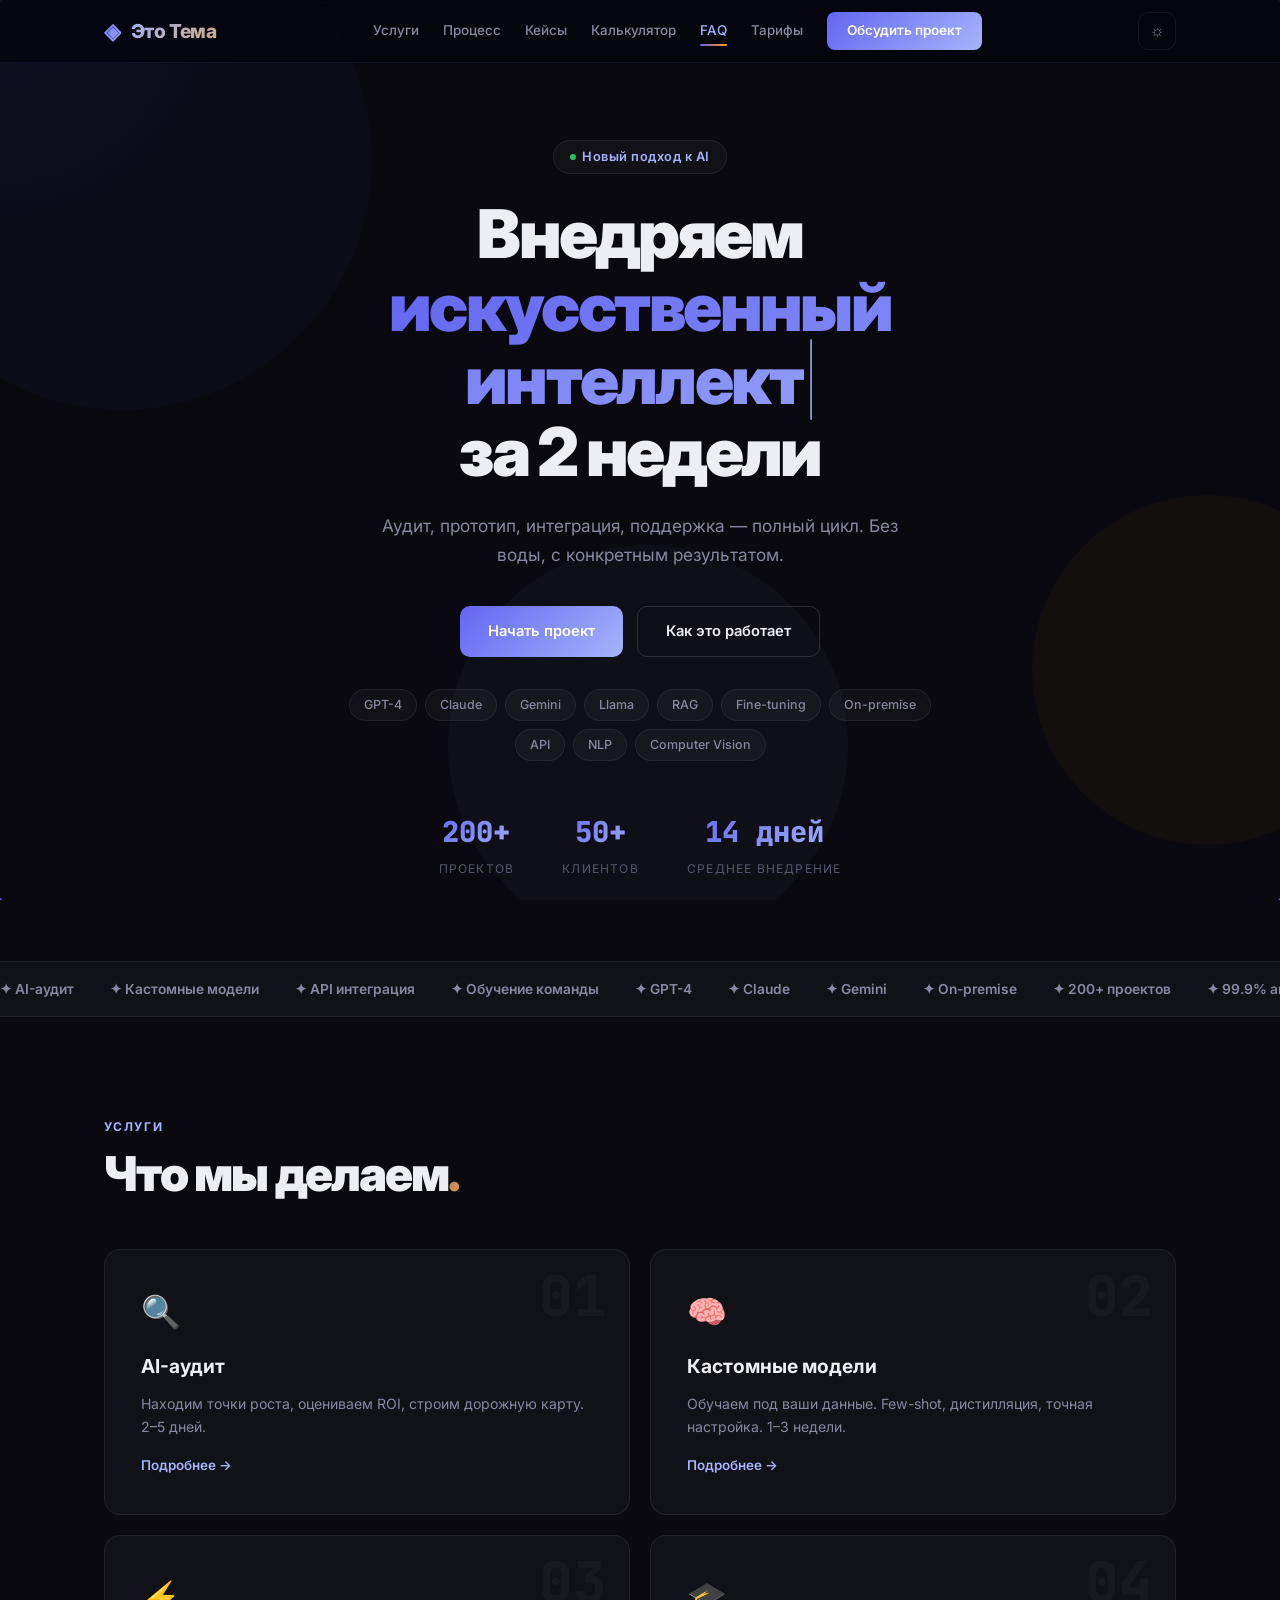
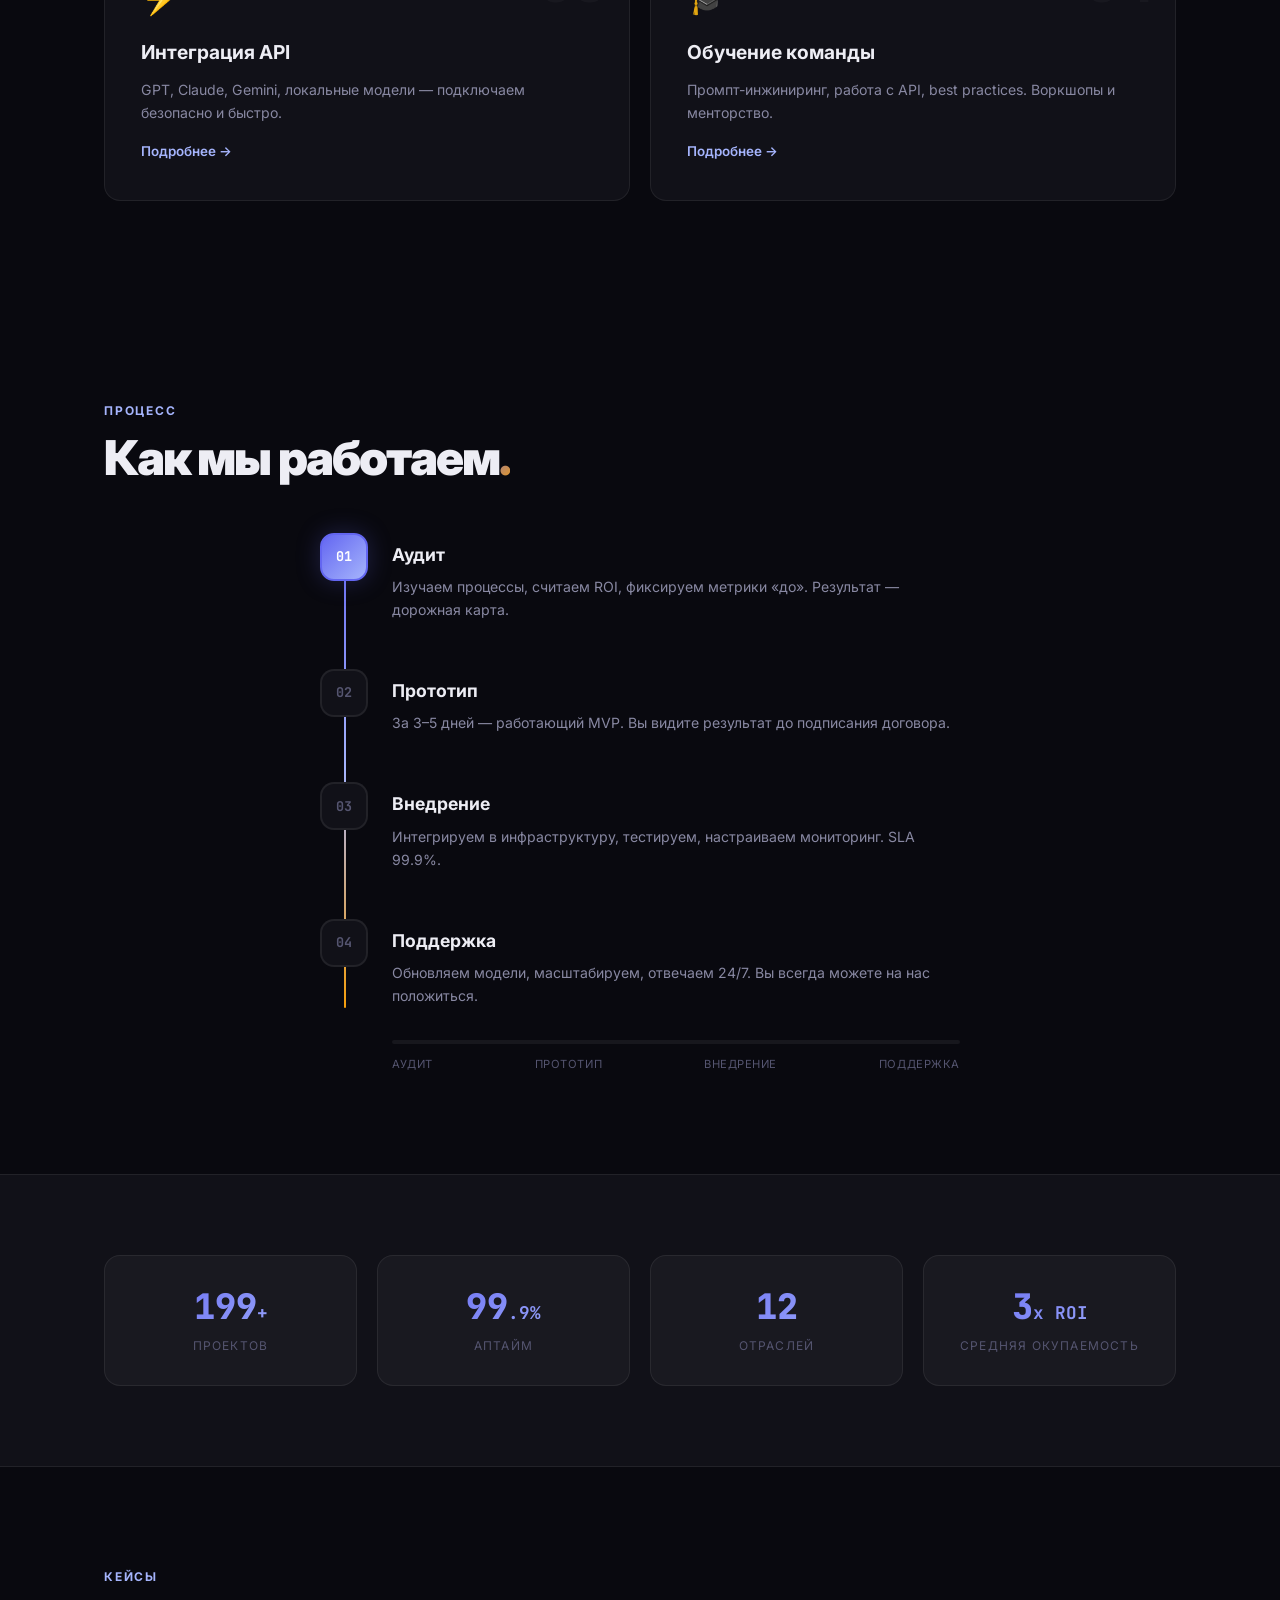
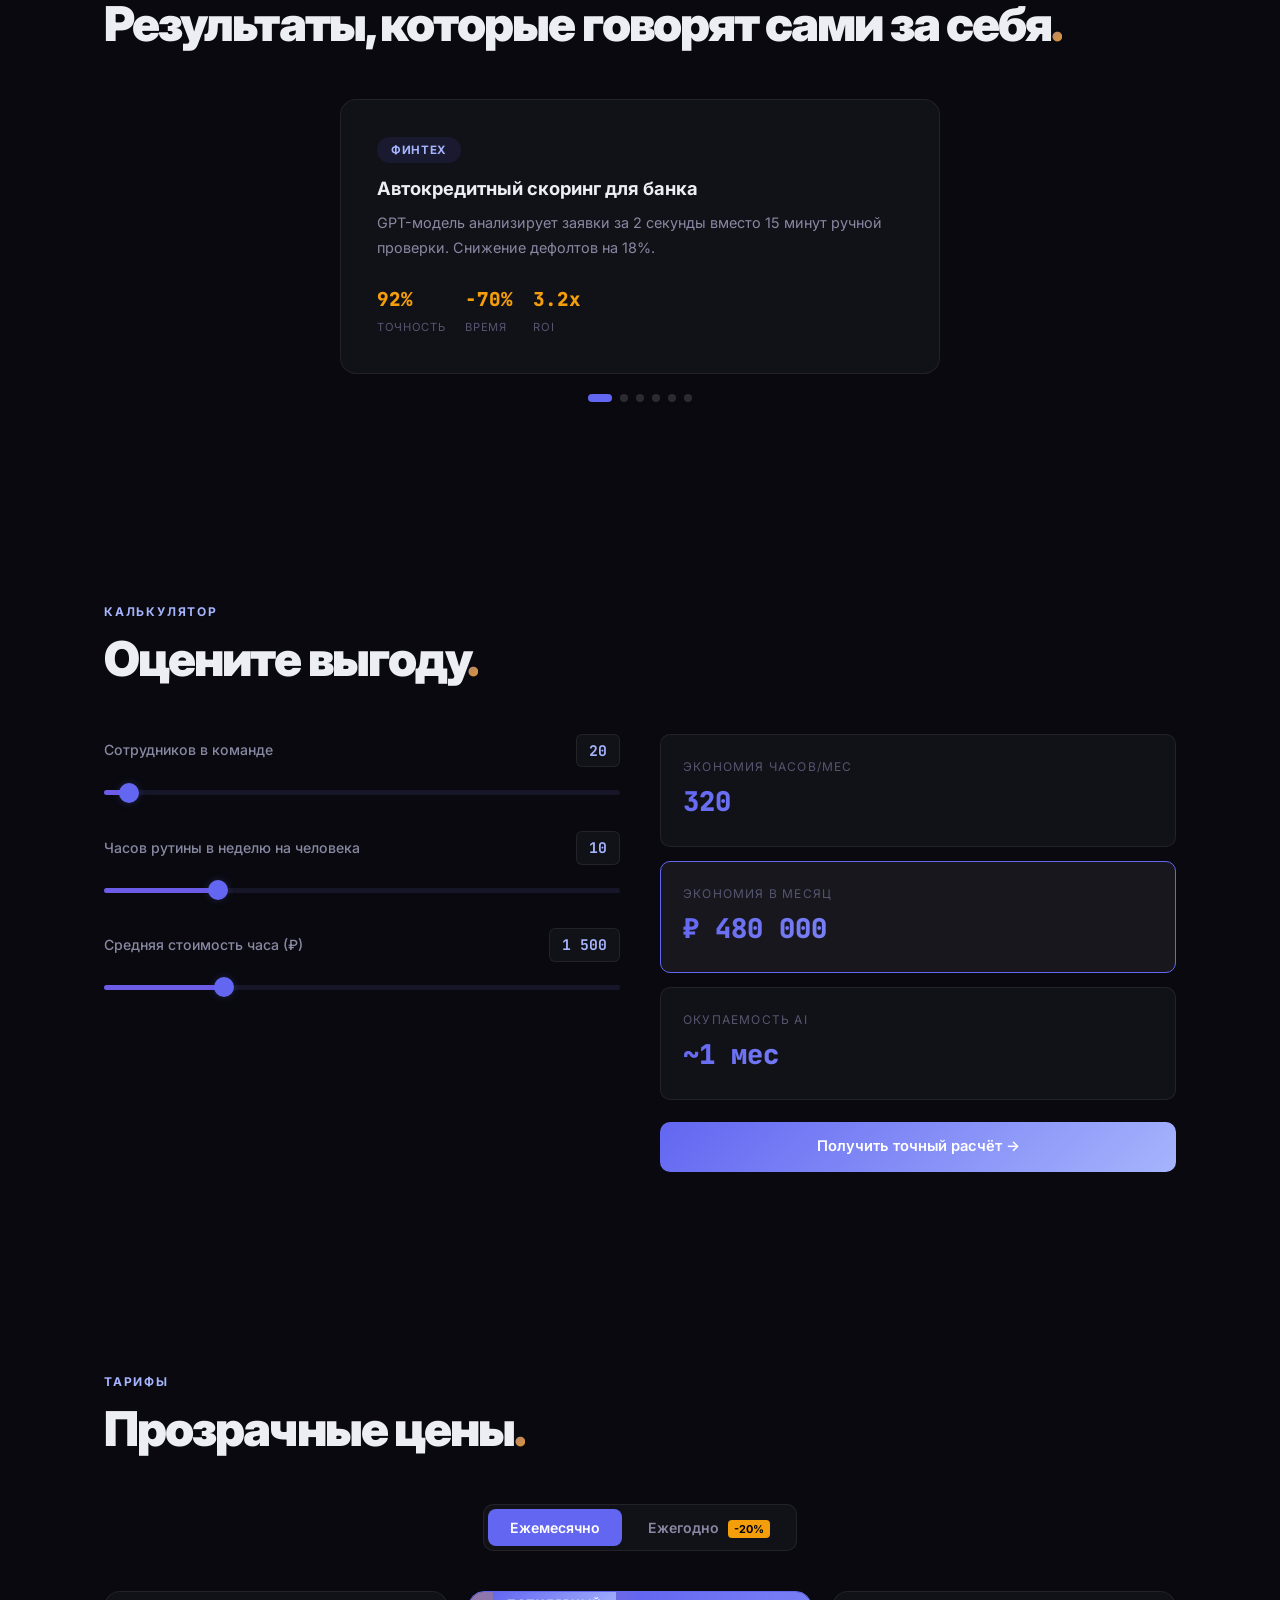
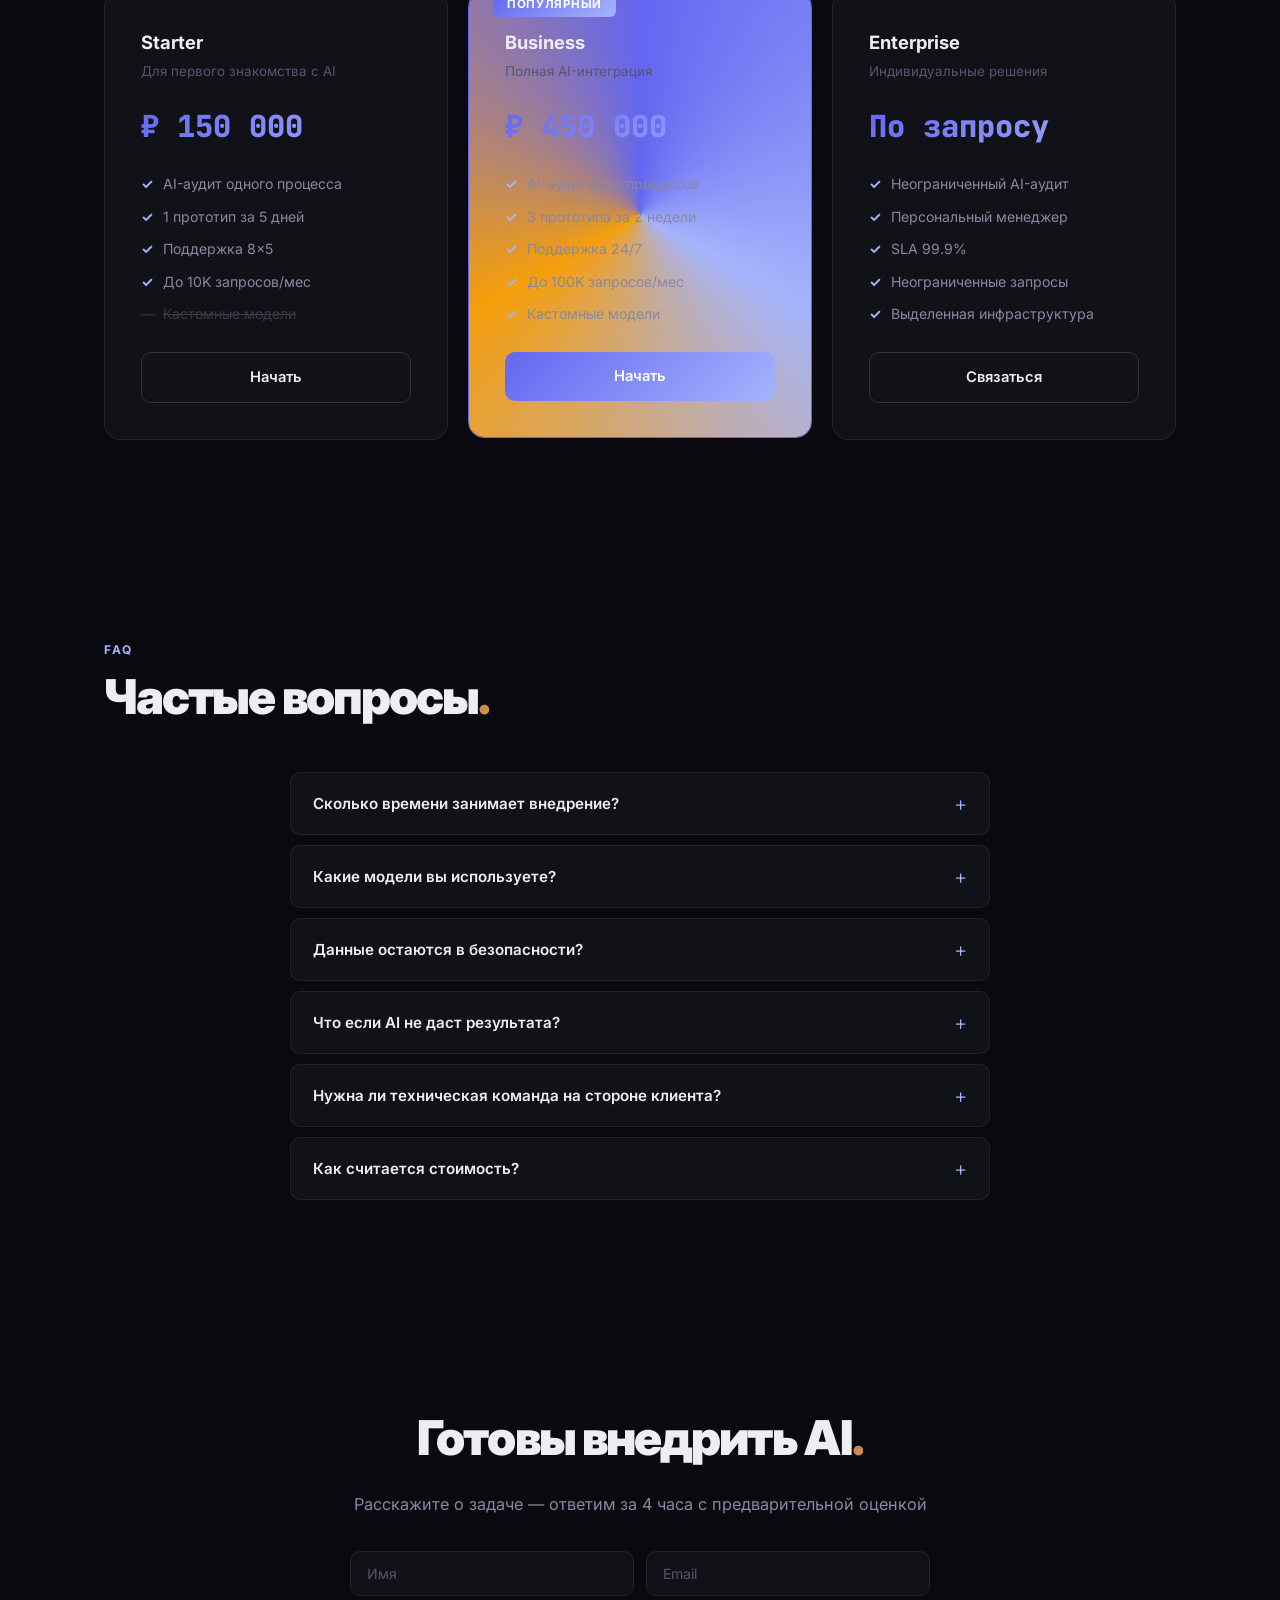
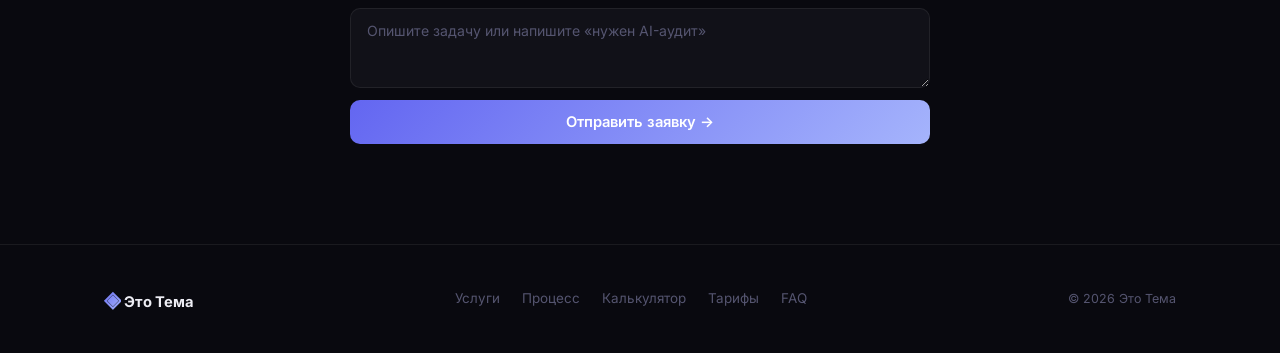
<file: index.html>
<!DOCTYPE html>
<html lang="ru">
<head>
    <meta charset="UTF-8">
    <meta name="viewport" content="width=device-width, initial-scale=1.0">
    <title>Это Тема — AI-интеграция для бизнеса</title>
    <link rel="stylesheet" href="styles.css">
    <link rel="preconnect" href="https://fonts.googleapis.com">
    <link rel="preconnect" href="https://fonts.gstatic.com" crossorigin>
    <link href="https://fonts.googleapis.com/css2?family=Inter:wght@400;500;600;700;800;900&family=JetBrains+Mono:wght@400;500&display=swap" rel="stylesheet">
    <link rel="icon" href="data:image/svg+xml,<svg xmlns='http://www.w3.org/2000/svg' viewBox='0 0 100 100'><text y='.9em' font-size='90'>◈</text></svg>">
</head>
<body>
    <div class="loader" id="loader">
        <div class="loader-inner">
            <div class="loader-icon">◈</div>
            <div class="loader-bar"><div class="loader-fill" id="loader-fill"></div></div>
        </div>
    </div>

    <canvas id="particles"></canvas>
    <div class="cursor-glow" id="cursor-glow"></div>
    <div class="floating-shapes">
        <div class="float-shape"></div>
        <div class="float-shape"></div>
        <div class="float-shape"></div>
    </div>

    <header class="header" id="header">
        <div class="header-inner">
            <a href="#" class="logo">
                <span class="logo-mark">◈</span>
                <span class="logo-text">Это Тема</span>
            </a>
            <nav class="nav" id="nav">
                <a href="#services">Услуги</a>
                <a href="#how">Процесс</a>
                <a href="#cases">Кейсы</a>
                <a href="#roi">Калькулятор</a>
                <a href="#faq">FAQ</a>
                <a href="#pricing">Тарифы</a>
                <a href="#contact" class="nav-cta">Обсудить проект</a>
            </nav>
            <div class="header-actions">
                <button class="theme-toggle" id="theme-toggle" title="Сменить тему">☼</button>
                <button class="nav-toggle" id="nav-toggle" aria-label="Меню">
                    <span></span><span></span><span></span>
                </button>
            </div>
        </div>
    </header>

    <section class="hero">
        <div class="hero-badge" data-anim>Новый подход к AI</div>
        <h1 class="hero-title" data-anim>
            Внедряем<br>
            <span class="gradient-text" id="typing-target"></span><span class="typing-cursor">|</span><br>
            за 2 недели
        </h1>
        <p class="hero-sub" data-anim>Аудит, прототип, интеграция, поддержка — полный цикл. Без воды, с конкретным результатом.</p>
        <div class="hero-actions" data-anim>
            <a href="#contact" class="btn btn-primary btn-glow magnetic">Начать проект</a>
            <a href="#how" class="btn btn-outline magnetic">Как это работает</a>
        </div>
        <div class="hero-tags" data-anim>
            <span class="hero-tag" data-tag-hover>GPT-4</span>
            <span class="hero-tag" data-tag-hover>Claude</span>
            <span class="hero-tag" data-tag-hover>Gemini</span>
            <span class="hero-tag" data-tag-hover>Llama</span>
            <span class="hero-tag" data-tag-hover>RAG</span>
            <span class="hero-tag" data-tag-hover>Fine-tuning</span>
            <span class="hero-tag" data-tag-hover>On-premise</span>
            <span class="hero-tag" data-tag-hover>API</span>
            <span class="hero-tag" data-tag-hover>NLP</span>
            <span class="hero-tag" data-tag-hover>Computer Vision</span>
        </div>
        <div class="hero-stats" data-anim>
            <div class="stat-item">
                <span class="stat-val" data-target="200" data-suffix="+">0</span>
                <span class="stat-label">проектов</span>
            </div>
            <div class="stat-item">
                <span class="stat-val" data-target="50" data-suffix="+">0</span>
                <span class="stat-label">клиентов</span>
            </div>
            <div class="stat-item">
                <span class="stat-val" data-target="14" data-suffix=" дней">0</span>
                <span class="stat-label">среднее внедрение</span>
            </div>
        </div>
    </section>

    <section class="marquee-section" data-anim>
        <div class="marquee-track">
            <div class="marquee-content">
                <span class="marquee-item">✦ AI-аудит</span>
                <span class="marquee-item">✦ Кастомные модели</span>
                <span class="marquee-item">✦ API интеграция</span>
                <span class="marquee-item">✦ Обучение команды</span>
                <span class="marquee-item">✦ GPT-4</span>
                <span class="marquee-item">✦ Claude</span>
                <span class="marquee-item">✦ Gemini</span>
                <span class="marquee-item">✦ On-premise</span>
                <span class="marquee-item">✦ 200+ проектов</span>
                <span class="marquee-item">✦ 99.9% аптайм</span>
            </div>
            <div class="marquee-content" aria-hidden="true">
                <span class="marquee-item">✦ AI-аудит</span>
                <span class="marquee-item">✦ Кастомные модели</span>
                <span class="marquee-item">✦ API интеграция</span>
                <span class="marquee-item">✦ Обучение команды</span>
                <span class="marquee-item">✦ GPT-4</span>
                <span class="marquee-item">✦ Claude</span>
                <span class="marquee-item">✦ Gemini</span>
                <span class="marquee-item">✦ On-premise</span>
                <span class="marquee-item">✦ 200+ проектов</span>
                <span class="marquee-item">✦ 99.9% аптайм</span>
            </div>
        </div>
    </section>

    <section class="services" id="services">
        <div class="container">
            <div class="section-label" data-anim>Услуги</div>
            <h2 class="section-title" data-anim>Что мы делаем<span class="title-dot">.</span></h2>
            <div class="cards-grid">
                <div class="card card-tilt" data-anim data-delay="0" data-modal="audit">
                    <div class="card-icon">🔍</div>
                    <div class="card-number">01</div>
                    <h3 class="card-title">AI-аудит</h3>
                    <p class="card-desc">Находим точки роста, оцениваем ROI, строим дорожную карту. 2–5 дней.</p>
                    <span class="card-link">Подробнее →</span>
                </div>
                <div class="card card-tilt" data-anim data-delay="1" data-modal="models">
                    <div class="card-icon">🧠</div>
                    <div class="card-number">02</div>
                    <h3 class="card-title">Кастомные модели</h3>
                    <p class="card-desc">Обучаем под ваши данные. Few-shot, дистилляция, точная настройка. 1–3 недели.</p>
                    <span class="card-link">Подробнее →</span>
                </div>
                <div class="card card-tilt" data-anim data-delay="2" data-modal="api">
                    <div class="card-icon">⚡</div>
                    <div class="card-number">03</div>
                    <h3 class="card-title">Интеграция API</h3>
                    <p class="card-desc">GPT, Claude, Gemini, локальные модели — подключаем безопасно и быстро.</p>
                    <span class="card-link">Подробнее →</span>
                </div>
                <div class="card card-tilt" data-anim data-delay="3" data-modal="training">
                    <div class="card-icon">🎓</div>
                    <div class="card-number">04</div>
                    <h3 class="card-title">Обучение команды</h3>
                    <p class="card-desc">Промпт-инжиниринг, работа с API, best practices. Воркшопы и менторство.</p>
                    <span class="card-link">Подробнее →</span>
                </div>
            </div>
        </div>
    </section>

    <section class="how" id="how">
        <div class="container">
            <div class="section-label" data-anim>Процесс</div>
            <h2 class="section-title" data-anim>Как мы работаем<span class="title-dot">.</span></h2>
            <div class="timeline">
                <div class="timeline-item" data-anim>
                    <div class="timeline-marker step-marker">01</div>
                    <div class="timeline-content">
                        <h3>Аудит</h3>
                        <p>Изучаем процессы, считаем ROI, фиксируем метрики «до». Результат — дорожная карта.</p>
                    </div>
                </div>
                <div class="timeline-item" data-anim>
                    <div class="timeline-marker">02</div>
                    <div class="timeline-content">
                        <h3>Прототип</h3>
                        <p>За 3–5 дней — работающий MVP. Вы видите результат до подписания договора.</p>
                    </div>
                </div>
                <div class="timeline-item" data-anim>
                    <div class="timeline-marker">03</div>
                    <div class="timeline-content">
                        <h3>Внедрение</h3>
                        <p>Интегрируем в инфраструктуру, тестируем, настраиваем мониторинг. SLA 99.9%.</p>
                    </div>
                </div>
                <div class="timeline-item" data-anim>
                    <div class="timeline-marker">04</div>
                    <div class="timeline-content">
                        <h3>Поддержка</h3>
                        <p>Обновляем модели, масштабируем, отвечаем 24/7. Вы всегда можете на нас положиться.</p>
                    </div>
                </div>
            </div>
            <div class="progress-bar-container" data-anim>
                <div class="progress-bar">
                    <div class="progress-fill" id="progress-fill"></div>
                </div>
                <div class="progress-labels">
                    <span>Аудит</span>
                    <span>Прототип</span>
                    <span>Внедрение</span>
                    <span>Поддержка</span>
                </div>
            </div>
        </div>
    </section>

    <section class="numbers">
        <div class="container">
            <div class="numbers-grid">
                <div class="number-card" data-anim>
                    <div class="number-value"><span class="counter" data-target="200">0</span><span class="number-suffix">+</span></div>
                    <div class="number-label">Проектов</div>
                </div>
                <div class="number-card" data-anim>
                    <div class="number-value"><span class="counter" data-target="99">0</span><span class="number-suffix">.9%</span></div>
                    <div class="number-label">Аптайм</div>
                </div>
                <div class="number-card" data-anim>
                    <div class="number-value"><span class="counter" data-target="12">0</span></div>
                    <div class="number-label">Отраслей</div>
                </div>
                <div class="number-card" data-anim>
                    <div class="number-value"><span class="counter" data-target="3">0</span><span class="number-suffix">x ROI</span></div>
                    <div class="number-label">Средняя окупаемость</div>
                </div>
            </div>
        </div>
    </section>

    <section class="cases" id="cases">
        <div class="container">
            <div class="section-label" data-anim>Кейсы</div>
            <h2 class="section-title" data-anim>Результаты, которые говорят сами за себя<span class="title-dot">.</span></h2>
            <div class="cases-wrapper">
                <div class="cases-slide active" id="case-0">
                    <div class="case-card-wide">
                        <div class="case-tag">Финтех</div>
                        <h3 class="case-title">Автокредитный скоринг для банка</h3>
                        <p class="case-desc">GPT-модель анализирует заявки за 2 секунды вместо 15 минут ручной проверки. Снижение дефолтов на 18%.</p>
                        <div class="case-stats">
                            <div class="case-stat"><span class="case-stat-val">92%</span><span class="case-stat-label">Точность</span></div>
                            <div class="case-stat"><span class="case-stat-val">-70%</span><span class="case-stat-label">Время</span></div>
                            <div class="case-stat"><span class="case-stat-val">3.2x</span><span class="case-stat-label">ROI</span></div>
                        </div>
                    </div>
                </div>
                <div class="cases-slide" id="case-1">
                    <div class="case-card-wide">
                        <div class="case-tag">E-commerce</div>
                        <h3 class="case-title">Персонализация рекомендаций</h3>
                        <p class="case-desc">RAG-система на основе истории покупок повышает конверсию и средний чек. Внедрена за 2 недели.</p>
                        <div class="case-stats">
                            <div class="case-stat"><span class="case-stat-val">+45%</span><span class="case-stat-label">Конверсия</span></div>
                            <div class="case-stat"><span class="case-stat-val">+28%</span><span class="case-stat-label">Средний чек</span></div>
                            <div class="case-stat"><span class="case-stat-val">5x</span><span class="case-stat-label">ROI</span></div>
                        </div>
                    </div>
                </div>
                <div class="cases-slide" id="case-2">
                    <div class="case-card-wide">
                        <div class="case-tag">HR-tech</div>
                        <h3 class="case-title">AI-ассистент для рекрутинга</h3>
                        <p class="case-desc">Автоматический скрининг резюме и первичное общение с кандидатами 24/7. 1000+ резюме в день.</p>
                        <div class="case-stats">
                            <div class="case-stat"><span class="case-stat-val">-80%</span><span class="case-stat-label">Время найма</span></div>
                            <div class="case-stat"><span class="case-stat-val">4.1x</span><span class="case-stat-label">ROI</span></div>
                            <div class="case-stat"><span class="case-stat-val">1000+</span><span class="case-stat-label">Резюме/день</span></div>
                        </div>
                    </div>
                </div>
                <div class="cases-slide" id="case-3">
                    <div class="case-card-wide">
                        <div class="case-tag">Логистика</div>
                        <h3 class="case-title">Оптимизация маршрутов доставки</h3>
                        <p class="case-desc">Предиктивная модель снижает затраты на топливо и сокращает время доставки на 35%.</p>
                        <div class="case-stats">
                            <div class="case-stat"><span class="case-stat-val">-35%</span><span class="case-stat-label">Расходы</span></div>
                            <div class="case-stat"><span class="case-stat-val">+22%</span><span class="case-stat-label">Скорость</span></div>
                            <div class="case-stat"><span class="case-stat-val">4.8x</span><span class="case-stat-label">ROI</span></div>
                        </div>
                    </div>
                </div>
                <div class="cases-slide" id="case-4">
                    <div class="case-card-wide">
                        <div class="case-tag">Маркетинг</div>
                        <h3 class="case-title">AI-генерация контента</h3>
                        <p class="case-desc">Автоматическое создание SEO-статей, соцпостов и email-рассылок. Качество на уровне редакции.</p>
                        <div class="case-stats">
                            <div class="case-stat"><span class="case-stat-val">10x</span><span class="case-stat-label">Скорость</span></div>
                            <div class="case-stat"><span class="case-stat-val">-60%</span><span class="case-stat-label">Бюджет</span></div>
                            <div class="case-stat"><span class="case-stat-val">6.3x</span><span class="case-stat-label">ROI</span></div>
                        </div>
                    </div>
                </div>
                <div class="cases-slide" id="case-5">
                    <div class="case-card-wide">
                        <div class="case-tag">Медицина</div>
                        <h3 class="case-title">AI-диагностика рентгенов</h3>
                        <p class="case-desc">Компьютерное зрение выявляет патологии с точностью 96%. Ассистирует врачам, не заменяя их.</p>
                        <div class="case-stats">
                            <div class="case-stat"><span class="case-stat-val">96%</span><span class="case-stat-label">Точность</span></div>
                            <div class="case-stat"><span class="case-stat-val">-50%</span><span class="case-stat-label">Время анализа</span></div>
                            <div class="case-stat"><span class="case-stat-val">3.7x</span><span class="case-stat-label">ROI</span></div>
                        </div>
                    </div>
                </div>
            </div>
            <div class="cases-dots" id="cases-dots"></div>
        </div>
    </section>

    <section class="roi" id="roi">
        <div class="container">
            <div class="section-label" data-anim>Калькулятор</div>
            <h2 class="section-title" data-anim>Оцените выгоду<span class="title-dot">.</span></h2>
            <div class="roi-grid" data-anim>
                <div class="roi-sliders">
                    <div class="slider-group">
                        <div class="slider-header">
                            <label class="slider-label">Сотрудников в команде</label>
                            <span class="slider-value" id="roi-employees-val">20</span>
                        </div>
                        <input type="range" id="roi-employees" class="slider" min="5" max="500" value="20" step="5">
                    </div>
                    <div class="slider-group">
                        <div class="slider-header">
                            <label class="slider-label">Часов рутины в неделю на человека</label>
                            <span class="slider-value" id="roi-hours-val">10</span>
                        </div>
                        <input type="range" id="roi-hours" class="slider" min="2" max="40" value="10" step="1">
                    </div>
                    <div class="slider-group">
                        <div class="slider-header">
                            <label class="slider-label">Средняя стоимость часа (₽)</label>
                            <span class="slider-value" id="roi-rate-val">1 500</span>
                        </div>
                        <input type="range" id="roi-rate" class="slider" min="500" max="5000" value="1500" step="100">
                    </div>
                </div>
                <div class="roi-results">
                    <div class="roi-card">
                        <div class="roi-card-label">Экономия часов/мес</div>
                        <div class="roi-card-value" id="roi-hours-saved">320</div>
                    </div>
                    <div class="roi-card roi-card--highlight">
                        <div class="roi-card-label">Экономия в месяц</div>
                        <div class="roi-card-value" id="roi-money-saved">₽ 480 000</div>
                    </div>
                    <div class="roi-card">
                        <div class="roi-card-label">Окупаемость AI</div>
                        <div class="roi-card-value" id="roi-payback">~1 мес</div>
                    </div>
                    <a href="#contact" class="btn btn-primary btn-full btn-glow magnetic" style="margin-top:8px">Получить точный расчёт →</a>
                </div>
            </div>
        </div>
    </section>

    <section class="pricing" id="pricing">
        <div class="container">
            <div class="section-label" data-anim>Тарифы</div>
            <h2 class="section-title" data-anim>Прозрачные цены<span class="title-dot">.</span></h2>
            <div class="pricing-toggle" data-anim>
                <button class="toggle-btn active" data-period="monthly">Ежемесячно</button>
                <button class="toggle-btn" data-period="yearly">Ежегодно <span class="save-badge">-20%</span></button>
            </div>
            <div class="pricing-grid">
                <div class="pricing-card" data-anim>
                    <div class="pricing-name">Starter</div>
                    <div class="pricing-desc">Для первого знакомства с AI</div>
                    <div class="pricing-price" data-monthly="150000" data-yearly="120000">₽ 150 000<span class="pricing-period">/мес</span></div>
                    <ul class="pricing-list">
                        <li>AI-аудит одного процесса</li>
                        <li>1 прототип за 5 дней</li>
                        <li>Поддержка 8×5</li>
                        <li>До 10K запросов/мес</li>
                        <li class="disabled">Кастомные модели</li>
                    </ul>
                    <a href="#contact" class="btn btn-outline btn-full magnetic">Начать</a>
                </div>
                <div class="pricing-card pricing-card--popular" data-anim>
                    <div class="popular-badge">Популярный</div>
                    <div class="pricing-name">Business</div>
                    <div class="pricing-desc">Полная AI-интеграция</div>
                    <div class="pricing-price" data-monthly="450000" data-yearly="360000">₽ 450 000<span class="pricing-period">/мес</span></div>
                    <ul class="pricing-list">
                        <li>AI-аудит всех процессов</li>
                        <li>3 прототипа за 2 недели</li>
                        <li>Поддержка 24/7</li>
                        <li>До 100K запросов/мес</li>
                        <li>Кастомные модели</li>
                    </ul>
                    <a href="#contact" class="btn btn-primary btn-full btn-glow magnetic">Начать</a>
                </div>
                <div class="pricing-card" data-anim>
                    <div class="pricing-name">Enterprise</div>
                    <div class="pricing-desc">Индивидуальные решения</div>
                    <div class="pricing-price" data-monthly="0" data-yearly="0">По запросу</div>
                    <ul class="pricing-list">
                        <li>Неограниченный AI-аудит</li>
                        <li>Персональный менеджер</li>
                        <li>SLA 99.9%</li>
                        <li>Неограниченные запросы</li>
                        <li>Выделенная инфраструктура</li>
                    </ul>
                    <a href="#contact" class="btn btn-outline btn-full magnetic">Связаться</a>
                </div>
            </div>
        </div>
    </section>

    <section class="faq" id="faq">
        <div class="container">
            <div class="section-label" data-anim>FAQ</div>
            <h2 class="section-title" data-anim>Частые вопросы<span class="title-dot">.</span></h2>
            <div class="faq-list" data-anim>
                <div class="faq-item">
                    <button class="faq-question">
                        Сколько времени занимает внедрение?
                        <span class="faq-icon">+</span>
                    </button>
                    <div class="faq-answer">
                        <p>Аудит — 2–5 дней, прототип — 3–5 дней, полное внедрение — 1–3 недели. Enterprise-проекты до 2 месяцев. Сроки зависят от сложности задачи и объёма данных, но мы всегда начинаем с быстрого прототипа, чтобы вы могли оценить результат до крупных вложений.</p>
                    </div>
                </div>
                <div class="faq-item">
                    <button class="faq-question">
                        Какие модели вы используете?
                        <span class="faq-icon">+</span>
                    </button>
                    <div class="faq-answer">
                        <p>GPT-4, Claude 3.5, Gemini Pro, Llama 3, Mistral и кастомные модели, обученные на ваших данных. Выбираем оптимальную под задачу: для чатов — GPT-4, для документов — Claude, для классификации — Llama. Если нужно — разворачиваем локально без доступа к интернету.</p>
                    </div>
                </div>
                <div class="faq-item">
                    <button class="faq-question">
                        Данные остаются в безопасности?
                        <span class="faq-icon">+</span>
                    </button>
                    <div class="faq-answer">
                        <p>Да, безопасность — наш приоритет. Поддерживаем on-premise развёртывание (серверы в вашем дата-центре), сквозное шифрование данных, VPN-доступ. Работаем по NDA, соответствуем 152-ФЗ и GDPR. Ваши данные никогда не используются для обучения сторонних моделей.</p>
                    </div>
                </div>
                <div class="faq-item">
                    <button class="faq-question">
                        Что если AI не даст результата?
                        <span class="faq-icon">+</span>
                    </button>
                    <div class="faq-answer">
                        <p>Мы начинаем с прототипа за 3–5 дней — вы видите результат до подписания основного договора. Если ROI не достигнут на этапе прототипа — возвращаем деньги. Риски минимальны: из 200+ проектов 94% показали положительный результат уже на этапе MVP.</p>
                    </div>
                </div>
                <div class="faq-item">
                    <button class="faq-question">
                        Нужна ли техническая команда на стороне клиента?
                        <span class="faq-icon">+</span>
                    </button>
                    <div class="faq-answer">
                        <p>Нет, не нужна. Мы берём на себя всё: от анализа процессов до интеграции и поддержки. Но если у вас есть техкоманда — вовлекаем её на каждом этапе, проводим воркшопы и передаём знания для самостоятельного развития.</p>
                    </div>
                </div>
                <div class="faq-item">
                    <button class="faq-question">
                        Как считается стоимость?
                        <span class="faq-icon">+</span>
                    </button>
                    <div class="faq-answer">
                        <p>Фиксированная цена за тариф + оплата за токены/запросы. Прозрачно, без скрытых доплат. Калькулятор выше поможет оценить экономию. Starter — от 150К₽/мес для начала, Business — 450К₽/мес для полной интеграции, Enterprise — индивидуально. Все цены указаны с НДС.</p>
                    </div>
                </div>
            </div>
        </div>
    </section>

    <section class="cta" id="contact">
        <div class="container">
            <div class="cta-content" data-anim>
                <h2 class="cta-title">Готовы внедрить AI<span class="title-dot">.</span></h2>
                <p class="cta-desc">Расскажите о задаче — ответим за 4 часа с предварительной оценкой</p>
                <form class="cta-form" id="contact-form" action="https://formsubmit.co/dimabubin4@gmail.com" method="POST">
                    <input type="hidden" name="_subject" value="Новая заявка с etotema.ru">
                    <input type="hidden" name="_captcha" value="false">
                    <input type="hidden" name="_template" value="table">
                    <input type="hidden" name="_next" value="https://etotema.ru/">
                    <div class="form-row">
                        <input type="text" name="name" class="form-input" placeholder="Имя" required>
                        <input type="email" name="email" class="form-input" placeholder="Email" required>
                    </div>
                    <textarea name="message" class="form-input form-textarea" placeholder="Опишите задачу или напишите «нужен AI-аудит»" rows="3" required></textarea>
                    <button type="submit" class="btn btn-primary btn-full btn-glow magnetic" id="submit-btn">Отправить заявку →</button>
                </form>
            </div>
        </div>
    </section>

    <footer class="footer">
        <div class="container footer-inner">
            <div class="footer-brand">
                <span class="logo-mark">◈</span> Это Тема
            </div>
            <div class="footer-links">
                <a href="#services">Услуги</a>
                <a href="#how">Процесс</a>
                <a href="#roi">Калькулятор</a>
                <a href="#pricing">Тарифы</a>
                <a href="#faq">FAQ</a>
            </div>
            <p class="footer-copy">© 2026 Это Тема</p>
        </div>
    </footer>

    <button class="back-to-top" id="back-to-top" title="Наверх">
        <svg class="progress-ring" viewBox="0 0 44 44">
            <circle class="progress-ring-bg" cx="22" cy="22" r="18" />
            <circle class="progress-ring-fill" id="progress-ring" cx="22" cy="22" r="18" />
        </svg>
        <span class="back-to-top-arrow">↑</span>
    </button>

    <div class="modal-overlay" id="modal-overlay">
        <div class="modal" id="modal">
            <button class="modal-close" id="modal-close">✕</button>
            <h3 class="modal-title" id="modal-title"></h3>
            <div class="modal-body" id="modal-body"></div>
        </div>
    </div>

    <canvas id="confetti"></canvas>

    <script src="script.js"></script>
</body>
</html>
</file>
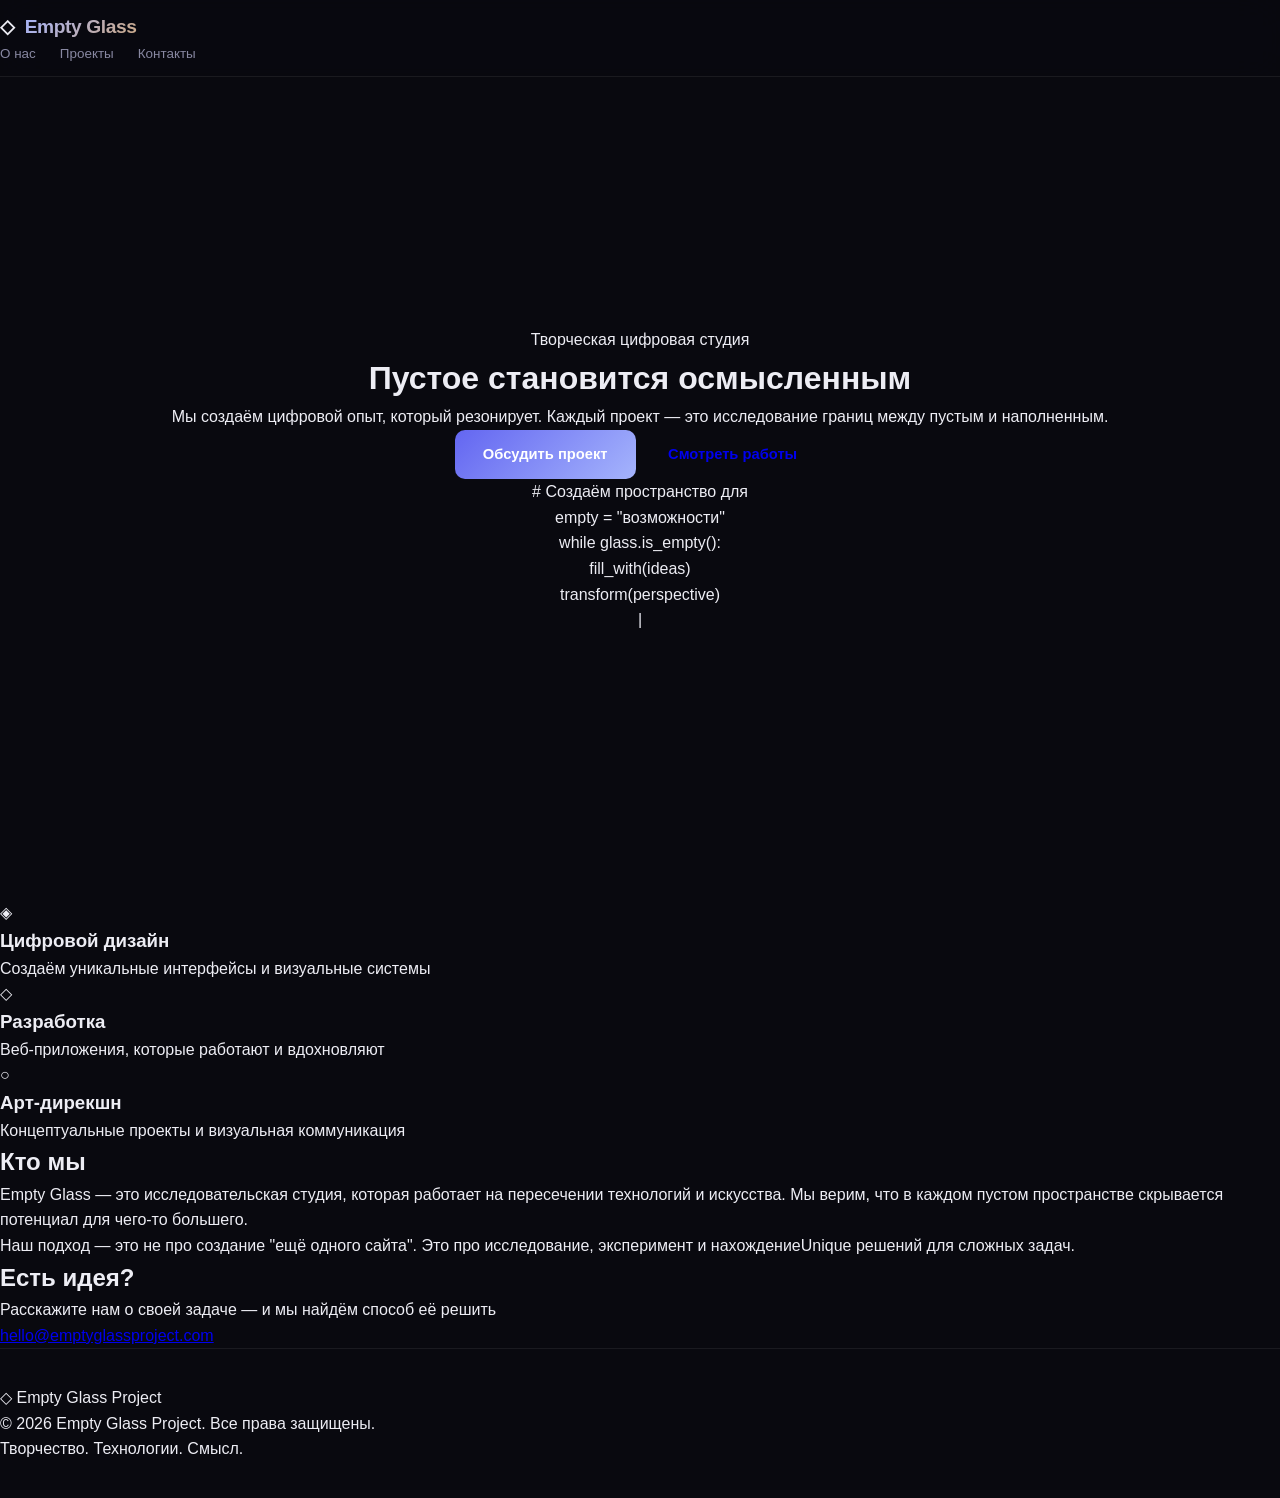
<file: index_egp.html>
<!DOCTYPE html>
<html lang="ru">
<head>
    <meta charset="UTF-8">
    <meta name="viewport" content="width=device-width, initial-scale=1.0">
    <title>Empty Glass Project | Творческая студия</title>
    <link rel="stylesheet" href="styles.css">
    <link rel="preconnect" href="https://fonts.googleapis.com">
    <link rel="preconnect" href="https://fonts.gstatic.com" crossorigin>
    <link href="https://fonts.googleapis.com/css2?family=IBM+Plex+Mono:wght@300;400;500;600&family=Space+Grotesk:wght@300;400;500;600;700&display=swap" rel="stylesheet">
</head>
<body>
    <div class="noise"></div>
    <div class="grid-bg"></div>
    
    <header class="header">
        <div class="logo">
            <span class="logo-icon">◇</span>
            <span class="logo-text">Empty Glass</span>
        </div>
        <nav class="nav">
            <a href="#about">О нас</a>
            <a href="#projects">Проекты</a>
            <a href="#contact">Контакты</a>
        </nav>
    </header>

    <main class="hero">
        <div class="hero-content">
            <div class="badge">Творческая цифровая студия</div>
            <h1 class="title">
                <span class="title-line">Пустое</span>
                <span class="title-line accent">становится</span>
                <span class="title-line">осмысленным</span>
            </h1>
            <p class="subtitle">
                Мы создаём цифровой опыт, который резонирует. 
                Каждый проект — это исследование границ между пустым и наполненным.
            </p>
            <div class="cta-group">
                <a href="#contact" class="btn btn-primary">Обсудить проект</a>
                <a href="#projects" class="btn btn-secondary">Смотреть работы</a>
            </div>
        </div>
        
        <div class="hero-visual">
            <div class="orb orb-1"></div>
            <div class="orb orb-2"></div>
            <div class="orb orb-3"></div>
            <div class="code-block">
                <div class="code-line"><span class="comment"># Создаём пространство для</span></div>
                <div class="code-line"><span class="keyword">empty</span> = <span class="string">"возможности"</span></div>
                <div class="code-line indent"></div>
                <div class="code-line"><span class="keyword">while</span> glass.is_empty():</div>
                <div class="code-line indent">    <span class="func">fill_with</span>(<span class="param">ideas</span>)</div>
                <div class="code-line indent">    <span class="func">transform</span>(<span class="param">perspective</span>)</div>
                <div class="cursor">|</div>
            </div>
        </div>
    </main>

    <section class="features" id="projects">
        <div class="feature">
            <div class="feature-icon">◈</div>
            <h3>Цифровой дизайн</h3>
            <p>Создаём уникальные интерфейсы и визуальные системы</p>
        </div>
        <div class="feature">
            <div class="feature-icon">◇</div>
            <h3>Разработка</h3>
            <p>Веб-приложения, которые работают и вдохновляют</p>
        </div>
        <div class="feature">
            <div class="feature-icon">○</div>
            <h3>Арт-дирекшн</h3>
            <p>Концептуальные проекты и визуальная коммуникация</p>
        </div>
    </section>

    <section class="about" id="about">
        <div class="about-content">
            <h2>Кто мы</h2>
            <p>
                Empty Glass — это исследовательская студия, которая работает на пересечении технологий и искусства.
                Мы верим, что в каждом пустом пространстве скрывается потенциал для чего-то большего.
            </p>
            <p>
                Наш подход — это не про создание "ещё одного сайта". Это про исследование,
                эксперимент и нахождениеUnique решений для сложных задач.
            </p>
        </div>
    </section>

    <section class="contact" id="contact">
        <div class="contact-content">
            <h2>Есть идея?</h2>
            <p>Расскажите нам о своей задаче — и мы найдём способ её решить</p>
            <a href="mailto:hello@emptyglassproject.com" class="email-link">hello@emptyglassproject.com</a>
        </div>
    </section>

    <footer class="footer">
        <div class="footer-content">
            <div class="footer-logo">
                <span class="logo-icon">◇</span>
                <span>Empty Glass Project</span>
            </div>
            <p class="copyright">© 2026 Empty Glass Project. Все права защищены.</p>
            <p class="tagline">Творчество. Технологии. Смысл.</p>
        </div>
    </footer>

    <script>
        const observer = new IntersectionObserver((entries) => {
            entries.forEach(entry => {
                if (entry.isIntersecting) {
                    entry.target.classList.add('visible');
                }
            });
        }, { threshold: 0.1 });

        document.querySelectorAll('.feature, .contact-content, .about-content').forEach(el => {
            observer.observe(el);
        });

        document.addEventListener('mousemove', (e) => {
            const orbs = document.querySelectorAll('.orb');
            const x = e.clientX / window.innerWidth;
            const y = e.clientY / window.innerHeight;

            orbs.forEach((orb, i) => {
                const speed = (i + 1) * 20;
                orb.style.transform = `translate(${x * speed}px, ${y * speed}px)`;
            });
        });
    </script>
</body>
</html>
</file>
<file: styles.css>
:root {
  --bg: #09090f;
  --surface: rgba(255,255,255,0.035);
  --surface-solid: #111118;
  --surface-2: rgba(255,255,255,0.06);
  --border: rgba(255,255,255,0.07);
  --border-hover: rgba(255,255,255,0.14);
  --text: #ededf4;
  --text-secondary: #8888a2;
  --text-tertiary: #555570;
  --accent: #6366f1;
  --accent-light: #a5b4fc;
  --accent-glow: rgba(99,102,241,0.25);
  --warm: #f59e0b;
  --warm-light: #fcd34d;
  --green: #22c55e;
  --radius: 16px;
  --radius-sm: 10px;
  --transition: 0.25s cubic-bezier(0.4,0,0.2,1);
  --font: 'Inter', -apple-system, sans-serif;
  --mono: 'JetBrains Mono', monospace;
}

body.light-theme {
  --bg: #f5f5fa;
  --surface: rgba(0,0,40,0.03);
  --surface-solid: #fff;
  --surface-2: rgba(0,0,40,0.055);
  --border: rgba(0,0,40,0.09);
  --border-hover: rgba(0,0,40,0.16);
  --text: #0f0f1e;
  --text-secondary: #55557a;
  --text-tertiary: #8888a8;
  --accent-glow: rgba(99,102,241,0.18);
}

::selection { background: var(--accent); color: #fff; }
::-webkit-scrollbar { width: 5px; }
::-webkit-scrollbar-track { background: transparent; }
::-webkit-scrollbar-thumb { background: var(--border-hover); border-radius: 3px; }

* { margin: 0; padding: 0; box-sizing: border-box; }
html { scroll-behavior: smooth; -webkit-font-smoothing: antialiased; }

body {
  font-family: var(--font);
  background: var(--bg);
  color: var(--text);
  line-height: 1.6;
  overflow-x: hidden;
  transition: background 0.4s, color 0.3s;
}

/* LOADER */
.loader {
  position: fixed;
  inset: 0;
  z-index: 10000;
  background: var(--bg);
  display: flex;
  align-items: center;
  justify-content: center;
  transition: opacity 0.5s ease, visibility 0.5s ease;
}

.loader.done { opacity: 0; visibility: hidden; pointer-events: none; }

.loader-inner { text-align: center; }

.loader-icon {
  font-size: 3rem;
  background: linear-gradient(135deg, var(--accent), var(--accent-light));
  -webkit-background-clip: text;
  -webkit-text-fill-color: transparent;
  background-clip: text;
  animation: loaderPulse 1s ease-in-out infinite;
  margin-bottom: 20px;
}

@keyframes loaderPulse {
  0%, 100% { transform: scale(1); opacity: 1; }
  50% { transform: scale(1.15); opacity: 0.7; }
}

.loader-bar {
  width: 120px;
  height: 3px;
  background: var(--border);
  border-radius: 2px;
  overflow: hidden;
  margin: 0 auto;
}

.loader-fill {
  width: 0%;
  height: 100%;
  background: linear-gradient(90deg, var(--accent), var(--accent-light), var(--warm));
  border-radius: 2px;
  transition: width 0.15s ease;
}

/* FLOATING SHAPES */
.floating-shapes { position: fixed; inset: 0; pointer-events: none; z-index: 0; overflow: hidden; }

.float-shape {
  position: absolute;
  border-radius: 50%;
  opacity: 0.04;
  animation: floatShape 25s ease-in-out infinite;
}

.float-shape:nth-child(1) { width: 500px; height: 500px; background: var(--accent); top: -10%; left: -10%; animation-delay: 0s; }
.float-shape:nth-child(2) { width: 350px; height: 350px; background: var(--warm); top: 55%; right: -8%; animation-delay: -8s; }
.float-shape:nth-child(3) { width: 400px; height: 400px; background: var(--accent-light); bottom: -5%; left: 35%; animation-delay: -16s; }

body.light-theme .float-shape { opacity: 0.03; }

@keyframes floatShape {
  0%, 100% { transform: translate(0,0) scale(1); }
  33% { transform: translate(30px,-40px) scale(1.05); }
  66% { transform: translate(-20px,20px) scale(0.95); }
}

.container { max-width: 1120px; margin: 0 auto; padding: 0 24px; }

#confetti, #particles { position: fixed; inset: 0; pointer-events: none; }
#confetti { z-index: 9999; }
#particles { z-index: 0; }

.cursor-glow {
  position: fixed;
  width: 500px;
  height: 500px;
  border-radius: 50%;
  background: radial-gradient(circle, rgba(99,102,241,0.06) 0%, transparent 70%);
  pointer-events: none;
  z-index: 1;
  transform: translate(-50%, -50%);
  transition: left 0.1s ease-out, top 0.1s ease-out;
}

/* HEADER */
.header {
  position: fixed;
  top: 0;
  left: 0;
  right: 0;
  z-index: 100;
  padding: 12px 0;
  background: rgba(9,9,15,0.7);
  backdrop-filter: blur(24px) saturate(180%);
  -webkit-backdrop-filter: blur(24px) saturate(180%);
  border-bottom: 1px solid var(--border);
  transition: var(--transition);
}

body.light-theme .header { background: rgba(245,245,250,0.75); }

.header .container,
.header .header-inner {
  max-width: 1120px;
  margin: 0 auto;
  padding: 0 24px;
  display: flex;
  align-items: center;
  justify-content: space-between;
  width: 100%;
}

.logo { display: flex; align-items: center; gap: 10px; text-decoration: none; color: var(--text); font-weight: 800; font-size: 1.2rem; letter-spacing: -0.02em; }

.logo-mark {
  font-size: 1.4rem;
  background: linear-gradient(135deg, var(--accent), var(--accent-light));
  -webkit-background-clip: text;
  -webkit-text-fill-color: transparent;
  background-clip: text;
}

.logo-text {
  background: linear-gradient(135deg, var(--accent-light), var(--warm));
  -webkit-background-clip: text;
  -webkit-text-fill-color: transparent;
  background-clip: text;
  background-size: 200% 200%;
  animation: gradShift 4s ease infinite;
}

@keyframes gradShift {
  0% { background-position: 0% 50%; }
  50% { background-position: 100% 50%; }
  100% { background-position: 0% 50%; }
}

.nav { display: flex; align-items: center; gap: 24px; }
.nav a { color: var(--text-secondary); text-decoration: none; font-size: 0.84rem; font-weight: 500; transition: var(--transition); position: relative; }
.nav a:hover { color: var(--text); }
.nav a::after { content: ''; position: absolute; bottom: -4px; left: 0; width: 0; height: 2px; background: linear-gradient(90deg, var(--accent), var(--warm)); border-radius: 1px; transition: width 0.25s ease; }
.nav a:hover::after { width: 100%; }
.nav a.active-nav { color: var(--accent-light); }
.nav a.active-nav::after { width: 100%; }

.nav-cta {
  background: linear-gradient(135deg, var(--accent), var(--accent-light));
  color: #fff !important;
  padding: 8px 20px;
  border-radius: 8px;
  font-weight: 600 !important;
  font-size: 0.84rem !important;
  transition: all 0.25s ease;
}

.nav-cta::after { display: none !important; }
.nav-cta:hover { transform: translateY(-1px); box-shadow: 0 6px 24px var(--accent-glow); }

.header-actions { display: flex; align-items: center; gap: 8px; }

.theme-toggle {
  width: 38px;
  height: 38px;
  border-radius: 10px;
  border: 1px solid var(--border);
  background: transparent;
  color: var(--text-secondary);
  font-size: 1rem;
  cursor: pointer;
  transition: var(--transition);
  display: flex;
  align-items: center;
  justify-content: center;
}

.theme-toggle:hover { border-color: var(--accent); color: var(--accent-light); transform: rotate(15deg); }

.nav-toggle { display: none; flex-direction: column; gap: 5px; background: none; border: none; cursor: pointer; padding: 8px; z-index: 101; }
.nav-toggle span { display: block; width: 22px; height: 2px; background: var(--text); border-radius: 2px; transition: var(--transition); }
.nav-toggle.active span:nth-child(1) { transform: rotate(45deg) translate(5px,5px); }
.nav-toggle.active span:nth-child(2) { opacity: 0; }
.nav-toggle.active span:nth-child(3) { transform: rotate(-45deg) translate(5px,-5px); }

/* BUTTONS */
.btn {
  display: inline-flex; align-items: center; justify-content: center;
  padding: 13px 28px; border-radius: var(--radius-sm); font-size: 0.92rem; font-weight: 600;
  text-decoration: none; cursor: pointer; border: none;
  transition: all 0.25s cubic-bezier(0.4,0,0.2,1);
  font-family: var(--font); position: relative; overflow: hidden;
}

.btn-primary { background: linear-gradient(135deg, var(--accent), var(--accent-light)); color: #fff; }
.btn-primary:hover { transform: translateY(-2px); box-shadow: 0 8px 32px var(--accent-glow); }

.btn-glow::before { content: ''; position: absolute; top: 0; left: -100%; width: 100%; height: 100%; background: linear-gradient(90deg, transparent, rgba(255,255,255,0.15), transparent); transition: 0.5s; }
.btn-glow:hover::before { left: 100%; }

.btn-outline { background: transparent; color: var(--text); border: 1.5px solid var(--border-hover); }
.btn-outline:hover { border-color: var(--accent); color: var(--accent-light); transform: translateY(-2px); }

.btn-full { width: 100%; }
.magnetic { transition: transform 0.2s ease-out; }

.ripple { position: absolute; border-radius: 50%; background: rgba(255,255,255,0.2); transform: scale(0); animation: rippleAnim 0.6s ease-out; pointer-events: none; }
@keyframes rippleAnim { to { transform: scale(4); opacity: 0; } }

/* HERO */
.hero { min-height: 100vh; display: flex; flex-direction: column; align-items: center; justify-content: center; text-align: center; padding: 140px 24px 80px; position: relative; z-index: 2; }

.hero-badge {
  display: inline-flex; align-items: center; gap: 6px;
  padding: 6px 16px; border-radius: 100px;
  border: 1px solid var(--border); background: var(--surface);
  color: var(--accent-light); font-size: 0.8rem; font-weight: 600;
  margin-bottom: 24px; letter-spacing: 0.04em;
}

.hero-badge::before {
  content: '';
  width: 6px; height: 6px; border-radius: 50%; background: var(--green);
  animation: pulse 2s ease-in-out infinite;
}

@keyframes pulse { 0%, 100% { opacity: 1; transform: scale(1); } 50% { opacity: 0.5; transform: scale(0.8); } }

.hero-title { font-size: clamp(2.4rem, 5.5vw, 4.2rem); font-weight: 900; line-height: 1.08; letter-spacing: -0.04em; margin-bottom: 22px; max-width: 800px; }

.gradient-text {
  background: linear-gradient(135deg, var(--accent), var(--accent-light), var(--warm));
  -webkit-background-clip: text; -webkit-text-fill-color: transparent;
  background-clip: text; background-size: 300% 300%;
  animation: gradShift 4s ease infinite;
}

.typing-cursor { font-weight: 100; animation: blink 0.8s step-end infinite; color: var(--accent-light); }
@keyframes blink { 50% { opacity: 0; } }

.hero-sub { font-size: 1.08rem; color: var(--text-secondary); max-width: 520px; margin-bottom: 36px; line-height: 1.7; }
.hero-actions { display: flex; gap: 14px; margin-bottom: 32px; flex-wrap: wrap; justify-content: center; }

.hero-tags { display: flex; flex-wrap: wrap; gap: 8px; justify-content: center; margin-bottom: 48px; max-width: 600px; }
.hero-tag { padding: 5px 14px; border-radius: 100px; border: 1px solid var(--border); background: var(--surface); color: var(--text-secondary); font-size: 0.78rem; font-weight: 500; cursor: default; transition: all 0.25s ease; user-select: none; }
.hero-tag:hover { border-color: var(--accent); color: var(--accent-light); background: rgba(99,102,241,0.08); transform: translateY(-2px) scale(1.05); }

.hero-stats { display: flex; gap: 48px; flex-wrap: wrap; justify-content: center; }
.stat-item { text-align: center; }

.stat-val { display: block; font-size: 1.8rem; font-weight: 800; font-family: var(--mono); background: linear-gradient(135deg, var(--accent), var(--accent-light)); -webkit-background-clip: text; -webkit-text-fill-color: transparent; background-clip: text; }

.stat-val.pulse { animation: statPulse 0.4s ease; }
@keyframes statPulse { 0% { transform: scale(1); } 50% { transform: scale(1.12); } 100% { transform: scale(1); } }

.stat-label { font-size: 0.75rem; color: var(--text-tertiary); text-transform: uppercase; letter-spacing: 0.1em; margin-top: 4px; }

/* MARQUEE */
.marquee-section { padding: 16px 0; overflow: hidden; border-top: 1px solid var(--border); border-bottom: 1px solid var(--border); background: var(--surface-solid); position: relative; z-index: 2; }
.marquee-track { display: flex; animation: marqueeScroll 25s linear infinite; }
.marquee-content { display: flex; gap: 36px; flex-shrink: 0; padding-right: 36px; }
.marquee-item { font-size: 0.86rem; font-weight: 600; color: var(--text-secondary); white-space: nowrap; }
@keyframes marqueeScroll { 0% { transform: translateX(0); } 100% { transform: translateX(-50%); } }

/* SECTION HEADERS */
.section-label { font-size: 0.75rem; font-weight: 700; color: var(--accent-light); text-transform: uppercase; letter-spacing: 0.15em; margin-bottom: 12px; }
.section-title { font-size: clamp(2rem, 4vw, 3rem); font-weight: 900; letter-spacing: -0.04em; margin-bottom: 48px; line-height: 1.1; }
.title-dot { background: linear-gradient(135deg, var(--accent), var(--warm)); -webkit-background-clip: text; -webkit-text-fill-color: transparent; background-clip: text; }

/* SERVICES */
.services { padding: 100px 0; position: relative; z-index: 2; }
.cards-grid { display: grid; grid-template-columns: repeat(2, 1fr); gap: 20px; }

.card {
  position: relative; padding: 36px;
  background: var(--surface-solid); border: 1px solid var(--border);
  border-radius: var(--radius); transition: all 0.4s ease; overflow: hidden; cursor: default;
}

.card-spotlight {
  position: absolute;
  width: 300px; height: 300px;
  background: radial-gradient(circle, rgba(99,102,241,0.1) 0%, transparent 70%);
  border-radius: 50%;
  pointer-events: none;
  opacity: 0;
  transition: opacity 0.3s ease;
  transform: translate(-50%, -50%);
}

.card:hover .card-spotlight { opacity: 1; }

.card::before {
  content: ''; position: absolute; top: 0; left: 0; right: 0;
  height: 3px; background: linear-gradient(90deg, var(--accent), var(--accent-light), var(--warm));
  opacity: 0; transition: opacity 0.3s;
}

.card:hover { border-color: rgba(99,102,241,0.3); transform: translateY(-4px); box-shadow: 0 16px 50px rgba(99,102,241,0.1); }
.card:hover::before { opacity: 1; }
.card-tilt { cursor: pointer; }
.card-icon { font-size: 2rem; margin-bottom: 14px; display: inline-block; transition: transform 0.3s ease; }
.card:hover .card-icon { transform: scale(1.15); }
.card-number { position: absolute; top: 18px; right: 22px; font-family: var(--mono); font-size: 3.5rem; font-weight: 800; color: rgba(255,255,255,0.03); line-height: 1; }
body.light-theme .card-number { color: rgba(0,0,30,0.04); }
.card-title { font-size: 1.2rem; font-weight: 700; margin-bottom: 10px; }
.card-desc { color: var(--text-secondary); font-size: 0.88rem; line-height: 1.65; margin-bottom: 14px; }
.card-link { color: var(--accent-light); font-size: 0.84rem; font-weight: 600; display: inline-block; transition: var(--transition); }
.card:hover .card-link { transform: translateX(4px); }

/* TIMELINE */
.how { padding: 100px 0; position: relative; z-index: 2; }
.timeline { max-width: 640px; margin: 0 auto; position: relative; }
.timeline::before { content: ''; position: absolute; left: 24px; top: 0; bottom: 0; width: 2px; background: linear-gradient(180deg, var(--accent), var(--accent-light), var(--warm)); border-radius: 1px; }
.timeline-item { display: flex; gap: 24px; padding: 0 0 48px; position: relative; }
.timeline-item:last-child { padding-bottom: 0; }

.timeline-marker {
  flex-shrink: 0; width: 48px; height: 48px;
  background: var(--surface-solid); border: 2px solid var(--border); border-radius: 14px;
  display: flex; align-items: center; justify-content: center;
  font-family: var(--mono); font-weight: 700; font-size: 0.84rem;
  color: var(--text-tertiary); position: relative; z-index: 2; transition: all 0.4s ease;
}

.timeline-marker.active { background: linear-gradient(135deg, var(--accent), var(--accent-light)); border-color: var(--accent); color: #fff; box-shadow: 0 0 24px var(--accent-glow); }

.timeline-content { padding-top: 8px; }
.timeline-content h3 { font-size: 1.1rem; font-weight: 700; margin-bottom: 6px; }
.timeline-content p { color: var(--text-secondary); font-size: 0.88rem; line-height: 1.65; }

.progress-bar-container { max-width: 640px; margin: 32px auto 0; padding-left: 72px; }
.progress-bar { height: 4px; background: var(--surface-2); border-radius: 2px; overflow: hidden; margin-bottom: 12px; }
.progress-fill { height: 100%; background: linear-gradient(90deg, var(--accent), var(--accent-light)); border-radius: 2px; width: 0%; transition: width 0.5s cubic-bezier(0.4,0,0.2,1); }
.progress-labels { display: flex; justify-content: space-between; font-size: 0.7rem; color: var(--text-tertiary); text-transform: uppercase; letter-spacing: 0.05em; }

/* NUMBERS */
.numbers { padding: 80px 0; position: relative; z-index: 2; border-top: 1px solid var(--border); border-bottom: 1px solid var(--border); background: var(--surface-solid); }
.numbers-grid { display: grid; grid-template-columns: repeat(4, 1fr); gap: 20px; }

.number-card {
  text-align: center; padding: 30px 16px;
  background: var(--surface); border-radius: var(--radius); border: 1px solid var(--border);
  transition: all 0.3s ease; cursor: default; position: relative; overflow: hidden;
}

.number-card::after {
  content: ''; position: absolute; inset: 0;
  background: linear-gradient(135deg, rgba(99,102,241,0.05), transparent, rgba(245,158,11,0.03));
  opacity: 0; transition: opacity 0.3s;
}

.number-card:hover { border-color: rgba(99,102,241,0.3); transform: translateY(-2px); }
.number-card:hover::after { opacity: 1; }

.number-value { font-family: var(--mono); font-size: 2.2rem; font-weight: 800; background: linear-gradient(135deg, var(--accent), var(--accent-light)); -webkit-background-clip: text; -webkit-text-fill-color: transparent; background-clip: text; line-height: 1.2; }
.number-suffix { font-size: 1.1rem; font-weight: 700; }
.number-label { font-size: 0.75rem; color: var(--text-tertiary); text-transform: uppercase; letter-spacing: 0.1em; margin-top: 8px; }

/* CASES */
.cases { padding: 100px 0; position: relative; z-index: 2; }

.cases-wrapper {
  position: relative;
  overflow: hidden;
  max-width: 600px;
  margin: 0 auto;
}

.cases-slide {
  display: none;
  opacity: 0;
  transform: translateX(40px);
  transition: opacity 0.4s ease, transform 0.4s ease;
}

.cases-slide.active {
  display: block;
  opacity: 1;
  transform: translateX(0);
}

.cases-slide.exit-left {
  display: block;
  opacity: 0;
  transform: translateX(-40px);
}

.case-card-wide {
  background: var(--surface-solid);
  border: 1px solid var(--border);
  border-radius: var(--radius);
  padding: 36px;
  position: relative;
  overflow: hidden;
}

.case-card-wide::before {
  content: '';
  position: absolute;
  top: 0; left: 0; right: 0;
  height: 3px;
  background: linear-gradient(90deg, var(--accent), var(--accent-light), var(--warm));
  opacity: 0;
  transition: opacity 0.3s;
}

.case-card-wide:hover::before { opacity: 1; }
.case-card-wide:hover { border-color: rgba(99,102,241,0.3); }

.case-tag { display: inline-block; padding: 4px 14px; border-radius: 100px; background: rgba(99,102,241,0.1); color: var(--accent-light); font-size: 0.72rem; font-weight: 700; text-transform: uppercase; letter-spacing: 0.06em; margin-bottom: 14px; }
.case-title { font-size: 1.15rem; font-weight: 700; margin-bottom: 10px; line-height: 1.3; }
.case-desc { color: var(--text-secondary); font-size: 0.9rem; line-height: 1.7; margin-bottom: 24px; }
.case-stats { display: flex; gap: 20px; flex-wrap: wrap; }
.case-stat { display: flex; flex-direction: column; gap: 4px; }
.case-stat-val { font-family: var(--mono); font-size: 1.2rem; font-weight: 800; color: var(--warm); }
.case-stat-label { font-size: 0.7rem; color: var(--text-tertiary); text-transform: uppercase; letter-spacing: 0.06em; }

.cases-dots { display: flex; gap: 8px; justify-content: center; margin-top: 20px; }
.cases-dots { display: flex; gap: 8px; }
.cases-dot { width: 8px; height: 8px; border-radius: 50%; background: var(--border-hover); transition: var(--transition); cursor: pointer; }
.cases-dot.active { background: var(--accent); width: 24px; border-radius: 4px; }

/* ROI */
.roi { padding: 100px 0; position: relative; z-index: 2; }
.roi-grid { display: grid; grid-template-columns: 1fr 1fr; gap: 40px; align-items: start; }
.roi-sliders { display: flex; flex-direction: column; gap: 28px; }
.slider-group { }
.slider-header { display: flex; justify-content: space-between; align-items: center; margin-bottom: 10px; }
.slider-label { font-size: 0.88rem; font-weight: 500; color: var(--text-secondary); }
.slider-value { font-family: var(--mono); font-size: 0.92rem; font-weight: 700; color: var(--accent-light); background: var(--surface-solid); padding: 4px 12px; border-radius: 6px; border: 1px solid var(--border); }
.slider { -webkit-appearance: none; width: 100%; height: 5px; border-radius: 3px; outline: none; cursor: pointer; background: var(--surface-2); }
.slider::-webkit-slider-thumb { -webkit-appearance: none; width: 20px; height: 20px; background: var(--accent); border-radius: 50%; cursor: pointer; box-shadow: 0 0 8px var(--accent-glow); transition: box-shadow 0.2s; }
.slider::-webkit-slider-thumb:hover { box-shadow: 0 0 16px var(--accent-glow); }
.slider::-moz-range-thumb { width: 20px; height: 20px; background: var(--accent); border-radius: 50%; border: none; cursor: pointer; }

.roi-results { display: flex; flex-direction: column; gap: 14px; }
.roi-card { padding: 22px; background: var(--surface-solid); border: 1px solid var(--border); border-radius: var(--radius-sm); transition: var(--transition); }
.roi-card:hover { border-color: rgba(99,102,241,0.3); }
.roi-card--highlight { border-color: var(--accent); background: var(--surface-2); }
.roi-card-label { font-size: 0.75rem; color: var(--text-tertiary); text-transform: uppercase; letter-spacing: 0.1em; margin-bottom: 4px; }
.roi-card-value { font-family: var(--mono); font-size: 1.7rem; font-weight: 800; background: linear-gradient(135deg, var(--accent), var(--accent-light)); -webkit-background-clip: text; -webkit-text-fill-color: transparent; background-clip: text; }

/* PRICING */
.pricing { padding: 100px 0; position: relative; z-index: 2; }
.pricing-toggle { display: flex; gap: 4px; padding: 4px; background: var(--surface-solid); border: 1px solid var(--border); border-radius: var(--radius-sm); width: fit-content; margin: 0 auto 40px; }
.toggle-btn { padding: 10px 22px; border: none; background: transparent; color: var(--text-secondary); font-family: var(--font); font-size: 0.88rem; font-weight: 600; cursor: pointer; border-radius: 8px; transition: var(--transition); }
.toggle-btn.active { background: var(--accent); color: #fff; }
.save-badge { background: var(--warm); color: #000; font-size: 0.68rem; padding: 2px 6px; border-radius: 4px; margin-left: 5px; font-weight: 700; }

.pricing-grid { display: grid; grid-template-columns: repeat(3, 1fr); gap: 20px; align-items: start; }

.pricing-card { padding: 36px; background: var(--surface-solid); border: 1px solid var(--border); border-radius: var(--radius); transition: all 0.35s ease; position: relative; overflow: hidden; }
.pricing-card::before { content: ''; position: absolute; top: 0; left: 0; right: 0; height: 3px; background: linear-gradient(90deg, var(--accent), var(--accent-light), var(--warm)); opacity: 0; transition: opacity 0.3s; }
.pricing-card:hover { transform: translateY(-4px); border-color: rgba(99,102,241,0.3); }
.pricing-card:hover::before { opacity: 1; }

.pricing-card--popular {
  border-color: var(--accent);
  position: relative;
}

.pricing-card--popular::after {
  content: '';
  position: absolute;
  inset: -2px;
  border-radius: var(--radius);
  background: conic-gradient(from var(--angle, 0deg), var(--accent), var(--accent-light), var(--warm), var(--accent));
  z-index: -1;
  animation: rotateBorder 3s linear infinite;
}

@keyframes rotateBorder {
  to { --angle: 360deg; }
}

@property --angle {
 .syntax --angle { syntax: '<angle>'; initial-value: 0deg; inherits: false; }
}

.popular-badge { position: absolute; top: -1px; left: 24px; background: linear-gradient(135deg, var(--accent), var(--accent-light)); color: #fff; font-size: 0.72rem; font-weight: 700; padding: 4px 14px; border-radius: 0 0 6px 6px; text-transform: uppercase; letter-spacing: 0.06em; }

.pricing-name { font-size: 1.15rem; font-weight: 700; margin-bottom: 4px; }
.pricing-desc { font-size: 0.84rem; color: var(--text-tertiary); margin-bottom: 20px; }
.pricing-price { font-family: var(--mono); font-size: 1.9rem; font-weight: 800; margin-bottom: 22px; background: linear-gradient(135deg, var(--accent), var(--accent-light)); -webkit-background-clip: text; -webkit-text-fill-color: transparent; background-clip: text; }
.pricing-period { font-size: 0.88rem; font-weight: 500; opacity: 0.6; }
.pricing-list { list-style: none; padding: 0; margin: 0 0 26px; display: flex; flex-direction: column; gap: 10px; }
.pricing-list li { font-size: 0.88rem; color: var(--text-secondary); padding-left: 22px; position: relative; }
.pricing-list li::before { content: '✓'; position: absolute; left: 0; color: var(--accent-light); font-weight: 700; }
.pricing-list li.disabled { opacity: 0.35; text-decoration: line-through; }
.pricing-list li.disabled::before { content: '—'; color: var(--text-tertiary); }

/* FAQ */
.faq { padding: 100px 0; position: relative; z-index: 2; }
.faq-list { max-width: 700px; margin: 0 auto; display: flex; flex-direction: column; gap: 10px; }
.faq-item { background: var(--surface-solid); border: 1px solid var(--border); border-radius: var(--radius-sm); overflow: hidden; transition: all 0.25s ease; }
.faq-item:hover { border-color: rgba(99,102,241,0.3); }
.faq-item.open { border-color: var(--accent); box-shadow: 0 0 20px rgba(99,102,241,0.08); }
.faq-question { width: 100%; background: none; border: none; color: var(--text); font-family: var(--font); font-size: 0.95rem; font-weight: 600; padding: 18px 22px; display: flex; justify-content: space-between; align-items: center; cursor: pointer; transition: var(--transition); text-align: left; }
.faq-question:hover { color: var(--accent-light); }
.faq-icon { font-size: 1.3rem; font-weight: 300; color: var(--accent-light); transition: transform 0.3s ease; flex-shrink: 0; margin-left: 12px; }
.faq-item.open .faq-icon { transform: rotate(45deg); }
.faq-answer { max-height: 0; overflow: hidden; transition: max-height 0.4s cubic-bezier(0.4, 0, 0.2, 1), padding 0.3s ease; }
.faq-item.open .faq-answer { max-height: 400px; }
.faq-answer p {
  padding: 0 22px 20px;
  color: var(--text-secondary);
  font-size: 0.9rem;
  line-height: 1.75;
}

/* CTA */
.cta { padding: 100px 0; position: relative; z-index: 2; }
.cta-content { max-width: 580px; margin: 0 auto; text-align: center; }
.cta-title { font-size: clamp(2rem, 4vw, 3rem); font-weight: 900; letter-spacing: -0.04em; margin-bottom: 14px; }
.cta-desc { color: var(--text-secondary); font-size: 1.02rem; margin-bottom: 32px; line-height: 1.7; }
.cta-form { display: flex; flex-direction: column; gap: 12px; }
.form-row { display: flex; gap: 12px; }
.form-input { width: 100%; padding: 13px 16px; background: var(--surface-solid); border: 1.5px solid var(--border); border-radius: var(--radius-sm); color: var(--text); font-family: var(--font); font-size: 0.88rem; transition: all 0.25s ease; outline: none; }
.form-input:focus { border-color: var(--accent); box-shadow: 0 0 0 3px rgba(99,102,241,0.1); }
.form-input::placeholder { color: var(--text-tertiary); }
.form-textarea { resize: vertical; min-height: 80px; }

.toast { position: fixed; bottom: 32px; left: 50%; transform: translateX(-50%) translateY(100px); background: linear-gradient(135deg, var(--accent), var(--accent-light)); color: #fff; padding: 14px 28px; border-radius: var(--radius-sm); font-weight: 600; font-size: 0.9rem; z-index: 9000; opacity: 0; transition: all 0.4s cubic-bezier(0.4,0,0.2,1); pointer-events: none; }
.toast show { opacity: 1; transform: translateX(-50%) translateY(0); }

.modal-overlay { position: fixed; inset: 0; background: rgba(9,9,15,0.85); backdrop-filter: blur(12px); z-index: 200; display: flex; align-items: center; justify-content: center; opacity: 0; visibility: hidden; transition: all 0.3s ease; padding: 24px; }
.modal-overlay.open { opacity: 1; visibility: visible; }
.modal { background: var(--surface-solid); border: 1px solid var(--border); border-radius: var(--radius); padding: 36px; max-width: 500px; width: 100%; position: relative; transform: translateY(20px) scale(0.95); transition: transform 0.3s ease; }
.modal-overlay.open .modal { transform: translateY(0) scale(1); }
.modal-close { position: absolute; top: 14px; right: 14px; background: none; border: none; color: var(--text-tertiary); font-size: 1.1rem; cursor: pointer; padding: 4px 8px; transition: var(--transition); border-radius: 4px; }
.modal-close:hover { color: var(--text); background: var(--surface-2); }
.modal-title { font-size: 1.2rem; font-weight: 800; margin-bottom: 14px; }
.modal-body { color: var(--text-secondary); font-size: 0.88rem; line-height: 1.7; }
.modal-body ul { list-style: none; padding: 0; margin: 12px 0; }
.modal-body ul li { padding: 7px 0; border-bottom: 1px solid var(--border); }
.modal-body ul li:last-child { border-bottom: none; }
.modal-body ul li::before { content: '→ '; color: var(--accent-light); }

.back-to-top { position: fixed; bottom: 28px; right: 28px; width: 44px; height: 44px; border-radius: 12px; background: var(--surface-solid); border: 1px solid var(--border); color: var(--text); cursor: pointer; z-index: 90; display: flex; align-items: center; justify-content: center; opacity: 0; visibility: hidden; transform: translateY(12px); transition: all 0.3s ease; padding: 0; }
.back-to-top.visible { opacity: 1; visibility: visible; transform: translateY(0); }
.back-to-top:hover { border-color: var(--accent); color: var(--accent-light); }
.progress-ring { position: absolute; width: 32px; height: 32px; top: 6px; left: 6px; transform: rotate(-90deg); }
.progress-ring-bg { fill: none; stroke: var(--border); stroke-width: 2.5; }
.progress-ring-fill { fill: none; stroke: var(--accent); stroke-width: 2.5; stroke-dasharray: 113; stroke-dashoffset: 113; stroke-linecap: round; transition: stroke-dashoffset 0.15s ease; }
.back-to-top-arrow { position: relative; z-index: 1; font-size: 1rem; font-weight: 700; }

.footer { padding: 36px 0; border-top: 1px solid var(--border); position: relative; z-index: 2; }
.footer-inner { display: flex; align-items: center; justify-content: space-between; flex-wrap: wrap; gap: 16px; }
.footer-brand { font-weight: 700; font-size: 0.92rem; }
.footer-links { display: flex; gap: 22px; }
.footer-links a { color: var(--text-tertiary); text-decoration: none; font-size: 0.84rem; transition: var(--transition); }
.footer-links a:hover { color: var(--accent-light); }
.footer-copy { color: var(--text-tertiary); font-size: 0.78rem; }

[data-anim] { opacity: 0; transform: translateY(24px); transition: opacity 0.6s ease, transform 0.6s ease; }
[data-anim].visible { opacity: 1; transform: translateY(0); }
[data-anim][data-delay="1"].visible { transition-delay: 0.1s; }
[data-anim][data-delay="2"].visible { transition-delay: 0.2s; }
[data-anim][data-delay="3"].visible { transition-delay: 0.3s; }

@media (max-width: 900px) {
  .cards-grid { grid-template-columns: 1fr; }
  .numbers-grid { grid-template-columns: repeat(2, 1fr); }
  .pricing-grid { grid-template-columns: 1fr; max-width: 400px; margin: 0 auto; }
  .roi-grid { grid-template-columns: 1fr; }
  .case-card { flex: 0 0 calc(50% - 10px); min-width: 280px; }
}

@media (max-width: 640px) {
  .nav { display: none; }
  .nav.open {
  display: flex;
  flex-direction: column;
  position: fixed;
  inset: 0;
  background: var(--bg);
  padding: 80px 24px 24px;
  gap: 20px;
  z-index: 99;
}
  .nav.open a { font-size: 1.15rem; }
  .nav-toggle { display: flex; }
  .hero-title { font-size: 2.1rem; }
  .hero-actions { flex-direction: column; }
  .hero-actions .btn { width: 100%; }
  .hero-stats { gap: 24px; }
  .stat-val { font-size: 1.4rem; }
  .form-row { flex-direction: column; }
  .footer-inner { flex-direction: column; text-align: center; }
  .roi-grid { grid-template-columns: 1fr; }
  .progress-bar-container { padding-left: 0; }
  .case-card-wide { flex: 0 0 85%; min-width: 260px; }
}

@media (max-width: 400px) { .numbers-grid { grid-template-columns: 1fr; } }
body.light-theme .marquee-section { background: #f5f5fa; }
body.light-theme .numbers { background: #f5f5fa; }
</file>
